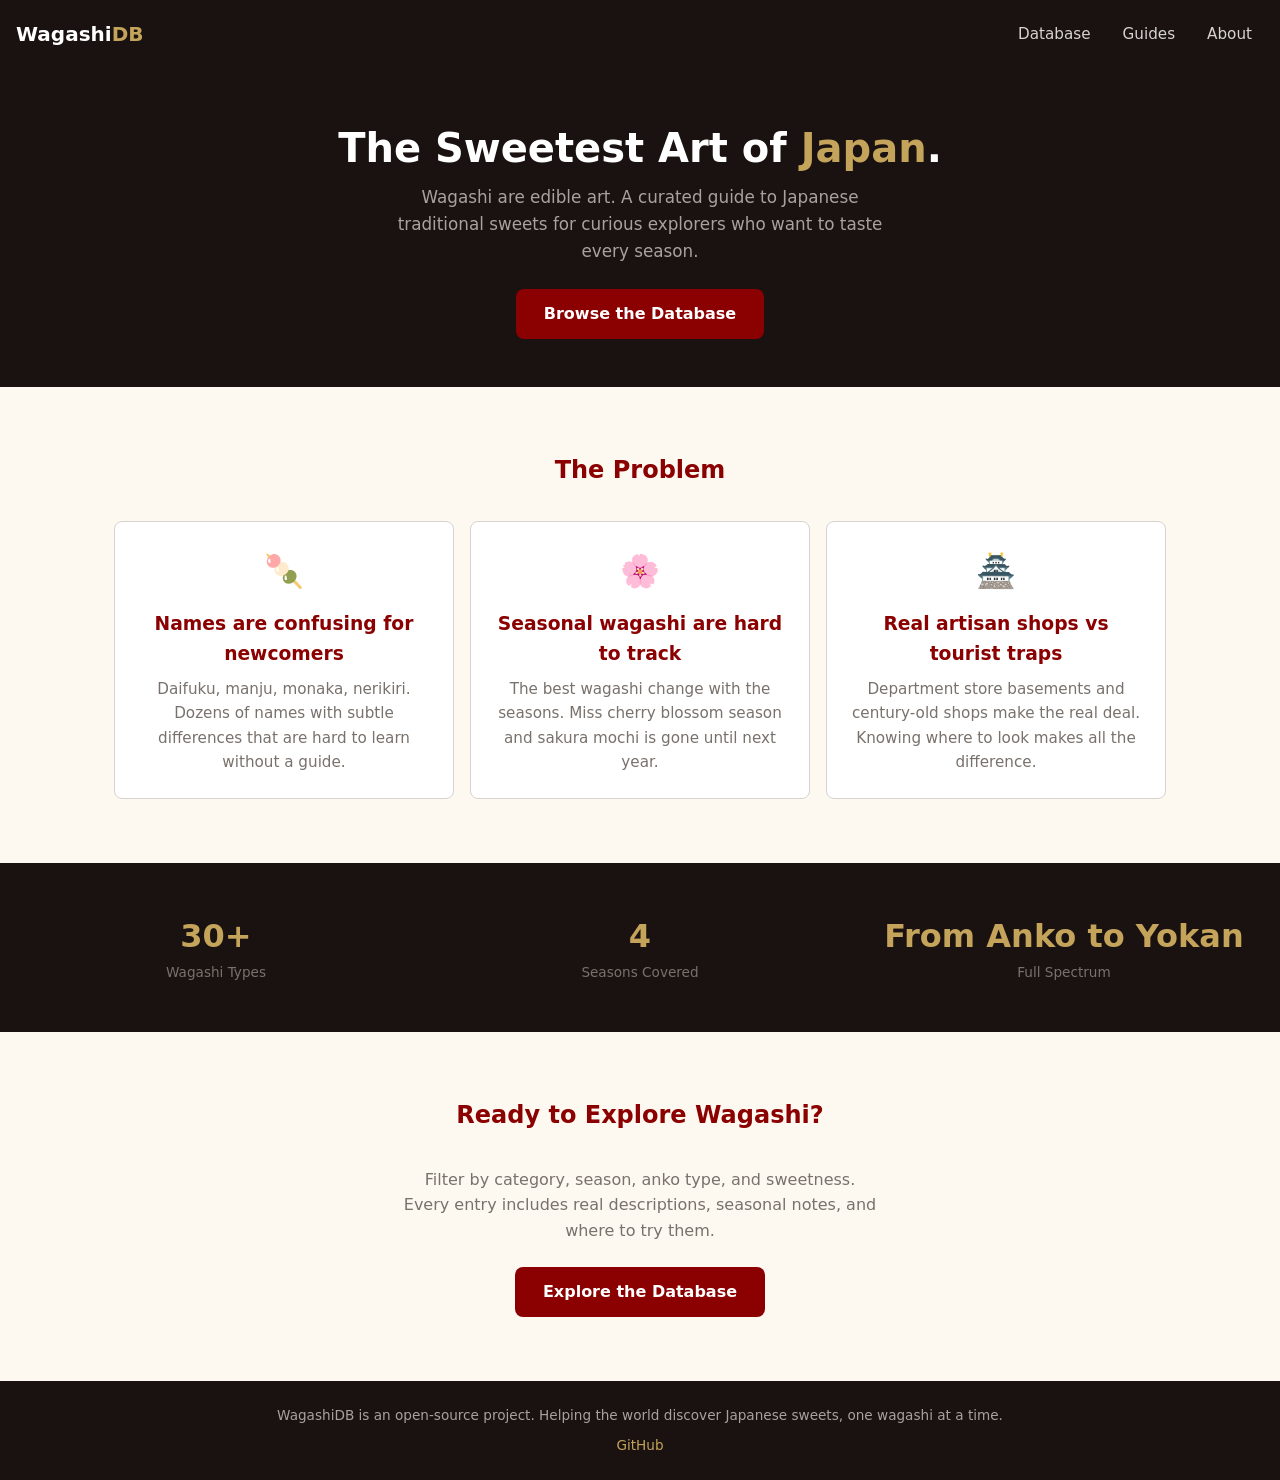
<file: index.html>
<!DOCTYPE html>
<html lang="en">
<head>
<meta charset="UTF-8">
<meta name="viewport" content="width=device-width,initial-scale=1">
<title>WagashiDB - The Sweetest Art of Japan</title>
<meta name="description" content="A curated database of Japanese traditional sweets (wagashi) for international audiences. Explore 30+ wagashi types by season, anko style, and category.">
<meta property="og:title" content="WagashiDB - The Sweetest Art of Japan">
<meta property="og:description" content="A curated database of Japanese traditional sweets. Explore wagashi by season, anko style, and category.">
<meta property="og:type" content="website">
<meta property="og:url" content="https://humancronadmin.github.io/wagashi-db/">
<link rel="canonical" href="https://humancronadmin.github.io/wagashi-db/">
<link rel="icon" href="favicon.svg" type="image/svg+xml">
<link rel="stylesheet" href="css/style.css">
<script async src="https://www.googletagmanager.com/gtag/js?id=G-MXKH7PSKC2"></script>
<script>window.dataLayer=window.dataLayer||[];function gtag(){dataLayer.push(arguments);}gtag("js",new Date());gtag("config","G-MXKH7PSKC2");</script>
<script type="text/javascript">(function(c,l,a,r,i,t,y){c[a]=c[a]||function(){(c[a].q=c[a].q||[]).push(arguments)};t=l.createElement(r);t.async=1;t.src="https://www.clarity.ms/tag/"+i;y=l.getElementsByTagName(r)[0];y.parentNode.insertBefore(t,y);})(window, document, "clarity", "script", "wa1jxs6bmh");</script>

<script type="application/ld+json">{"@context":"https://schema.org","@type":"WebSite","name":"WagashiDB","url":"https://humancronadmin.github.io/wagashi-db/","description":"WagashiDB - Japanese traditional sweets, wagashi types, seasonal wagashi, mochi, daifuku, yokan, namagashi","inLanguage":"en","potentialAction":{"@type":"SearchAction","target":{"@type":"EntryPoint","urlTemplate":"https://humancronadmin.github.io/wagashi-db/?q={search_term_string}"},"query-input":"required name=search_term_string"}}</script>
<script type="application/ld+json">{"@context":"https://schema.org","@type":"CollectionPage","name":"WagashiDB","url":"https://humancronadmin.github.io/wagashi-db/","description":"WagashiDB - Japanese traditional sweets, wagashi types, seasonal wagashi, mochi, daifuku, yokan, namagashi","about":{"@type":"Thing","name":"Japanese traditional sweets"},"audience":{"@type":"Audience","audienceType":"people curious about Japanese traditional confections and tea ceremony sweets"},"isAccessibleForFree":true,"inLanguage":"en"}</script>
<script type="application/ld+json">{"@context":"https://schema.org","@type":"BreadcrumbList","itemListElement":[{"@type":"ListItem","position":1,"name":"Home","item":"https://humancronadmin.github.io/wagashi-db/"}]}</script>
</head>
<body>
<nav class="nav">
  <a href="index.html" class="nav-brand">Wagashi<span>DB</span></a>
  <div class="nav-links">
    <a href="database.html">Database</a>
    <a href="#guides">Guides</a>
    <a href="#about">About</a>
  </div>
</nav>
<section class="hero">
  <h1>The Sweetest Art of <em>Japan</em>.</h1>
  <p>Wagashi are edible art. A curated guide to Japanese traditional sweets for curious explorers who want to taste every season.</p>
  <a href="database.html" class="btn btn-primary">Browse the Database</a>
</section>
<section class="section">
  <h2 class="section-title">The Problem</h2>
  <div class="problem-grid" id="problems"></div>
</section>
<section class="section" style="background:var(--dark);color:#FFF;max-width:none;padding:48px 16px">
  <div class="stats-row" id="stats"></div>
</section>
<section class="section" style="text-align:center">
  <h2 class="section-title">Ready to Explore Wagashi?</h2>
  <p style="color:var(--muted);margin-bottom:24px;max-width:480px;margin-left:auto;margin-right:auto">Filter by category, season, anko type, and sweetness. Every entry includes real descriptions, seasonal notes, and where to try them.</p>
  <a href="database.html" class="btn btn-primary">Explore the Database</a>
</section>
<footer class="footer" id="about">
  <p>WagashiDB is an open-source project. Helping the world discover Japanese sweets, one wagashi at a time.</p>
  <p style="margin-top:8px"><a href="https://github.com/humancronadmin">GitHub</a></p>
</footer>
<script>
const problems=[
  {icon:"\uD83C\uDF61",title:"Names are confusing for newcomers",desc:"Daifuku, manju, monaka, nerikiri. Dozens of names with subtle differences that are hard to learn without a guide."},
  {icon:"\uD83C\uDF38",title:"Seasonal wagashi are hard to track",desc:"The best wagashi change with the seasons. Miss cherry blossom season and sakura mochi is gone until next year."},
  {icon:"\uD83C\uDFEF",title:"Real artisan shops vs tourist traps",desc:"Department store basements and century-old shops make the real deal. Knowing where to look makes all the difference."}
];
const stats=[
  {num:"30+",label:"Wagashi Types"},
  {num:"4",label:"Seasons Covered"},
  {num:"From Anko to Yokan",label:"Full Spectrum"}
];
document.getElementById("problems").innerHTML=problems.map(p=>`<div class="problem-card"><div class="icon">${p.icon}</div><h3>${p.title}</h3><p>${p.desc}</p></div>`).join("");
document.getElementById("stats").innerHTML=stats.map(s=>`<div class="stat"><div class="num">${s.num}</div><div class="label">${s.label}</div></div>`).join("");
</script>
<script async src="https://pagead2.googlesyndication.com/pagead/js/adsbygoogle.js?client=ca-pub-6776399834647681" crossorigin="anonymous"></script>
</body>
</html>
</file>
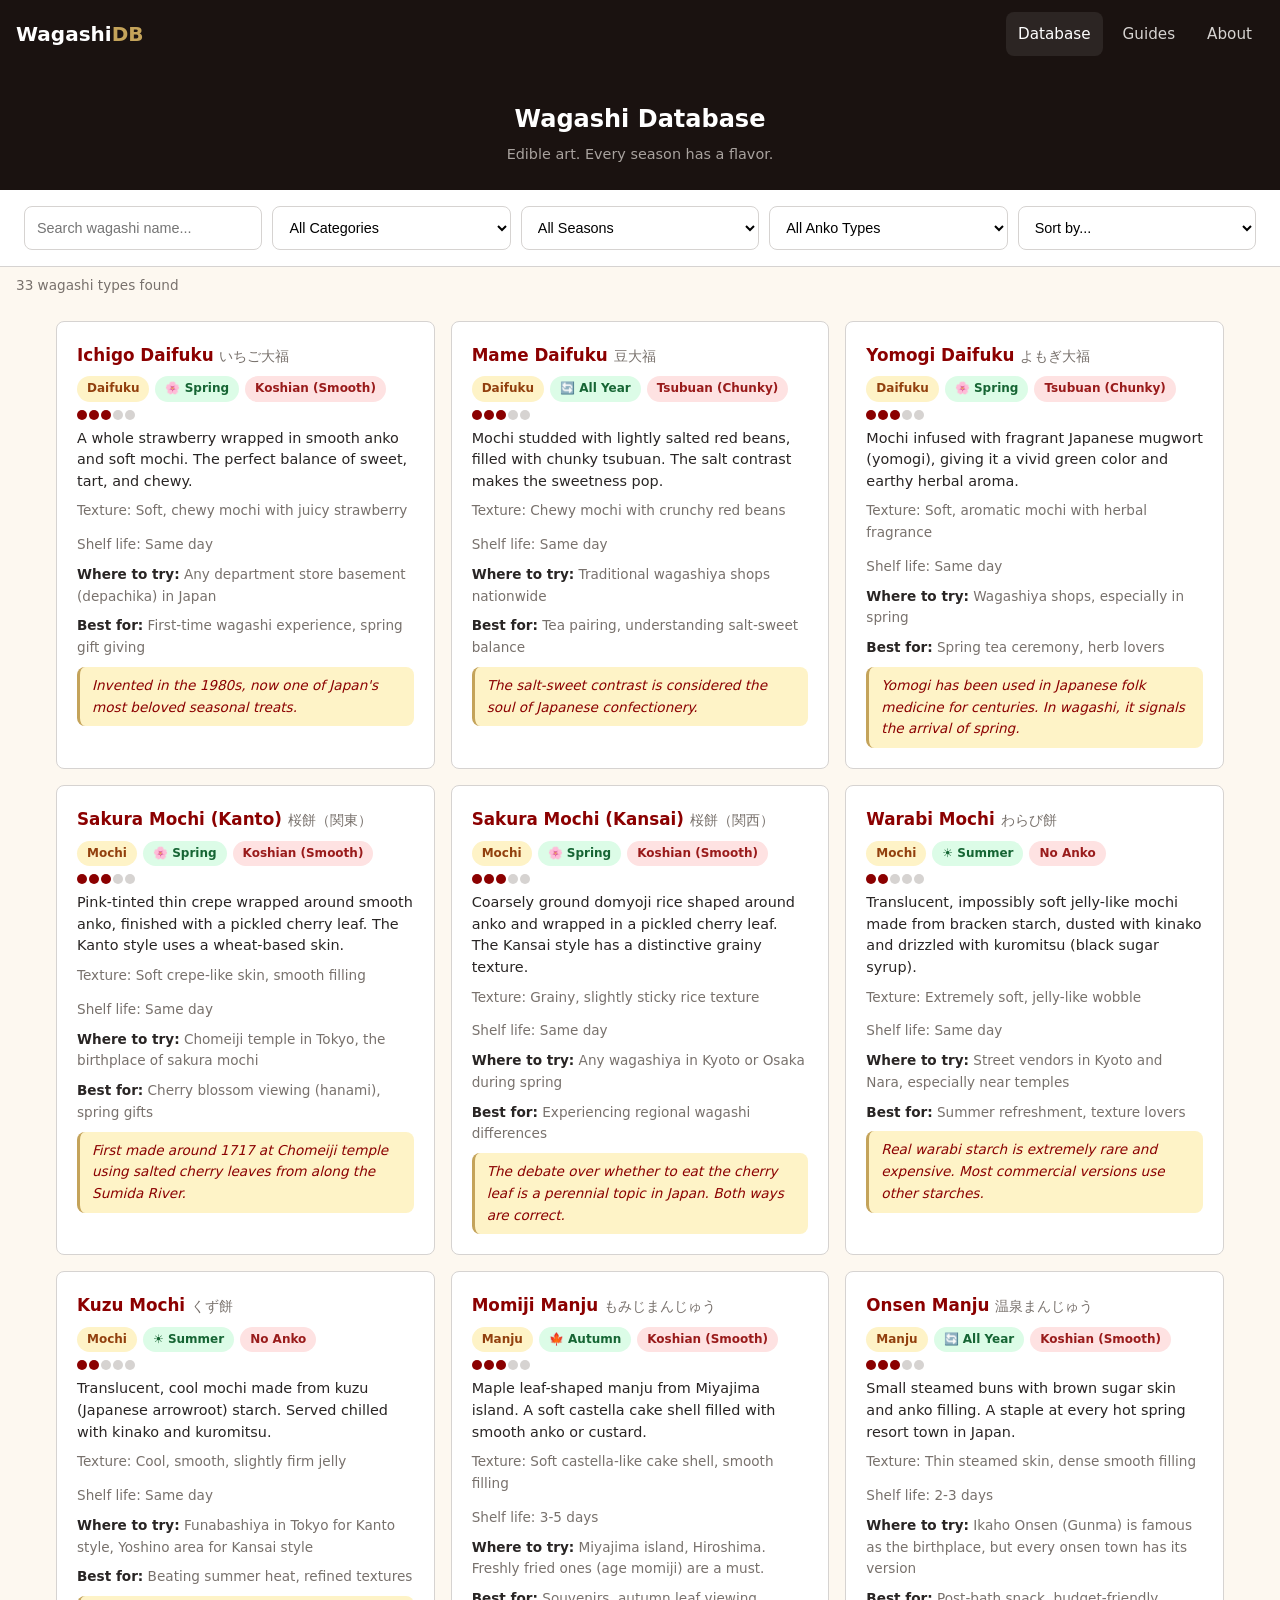
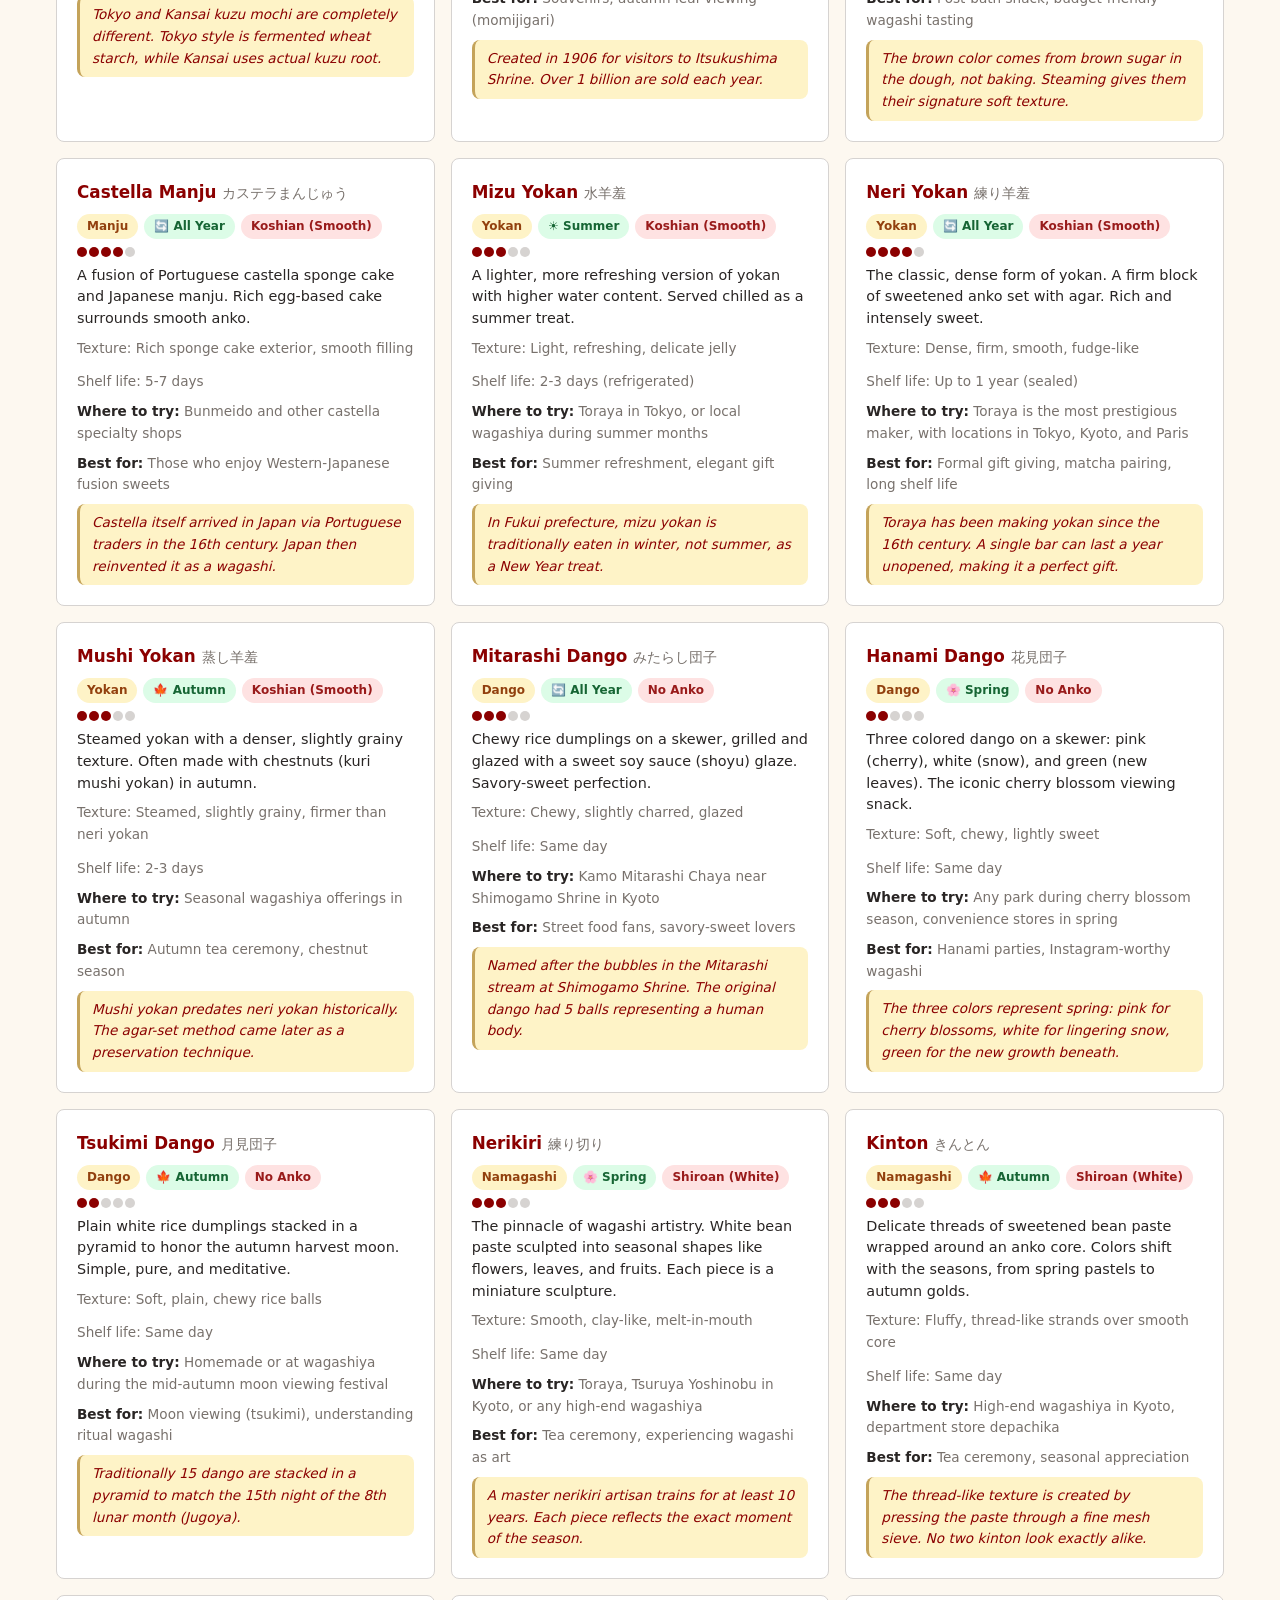
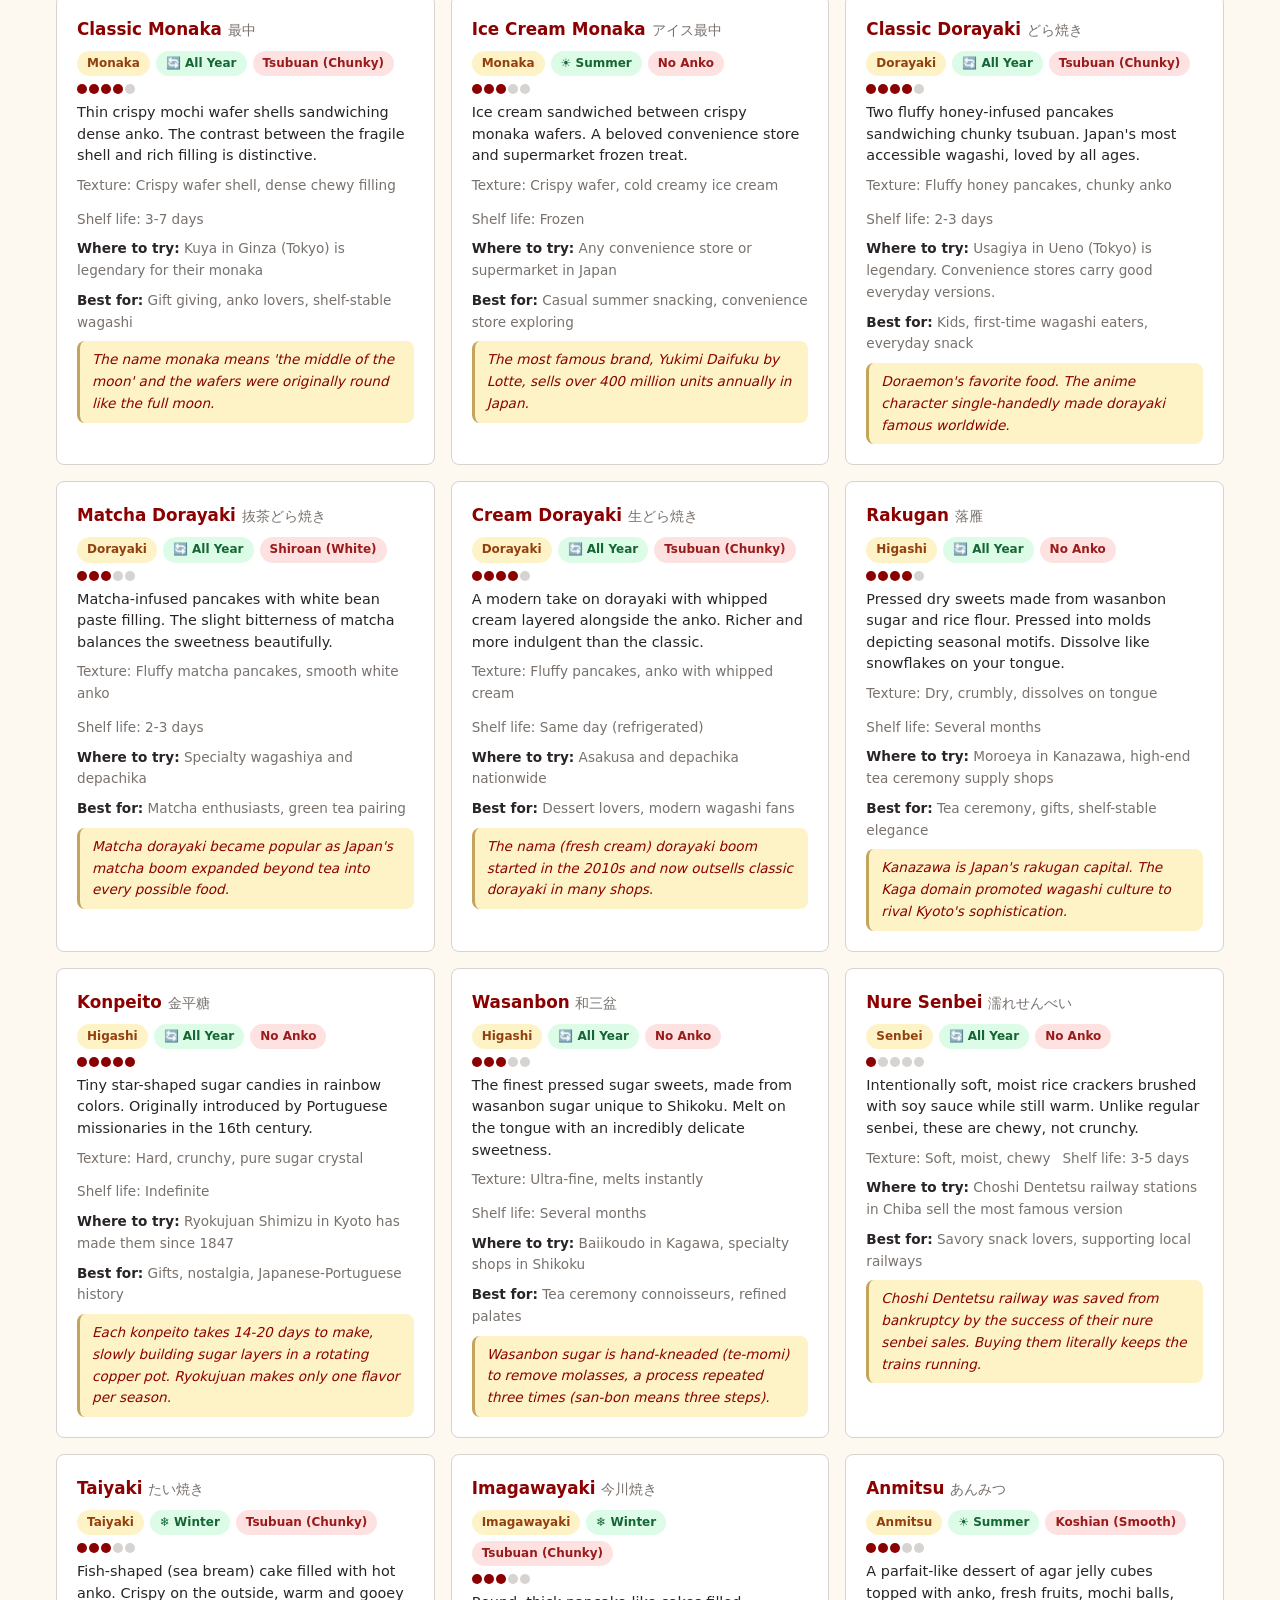
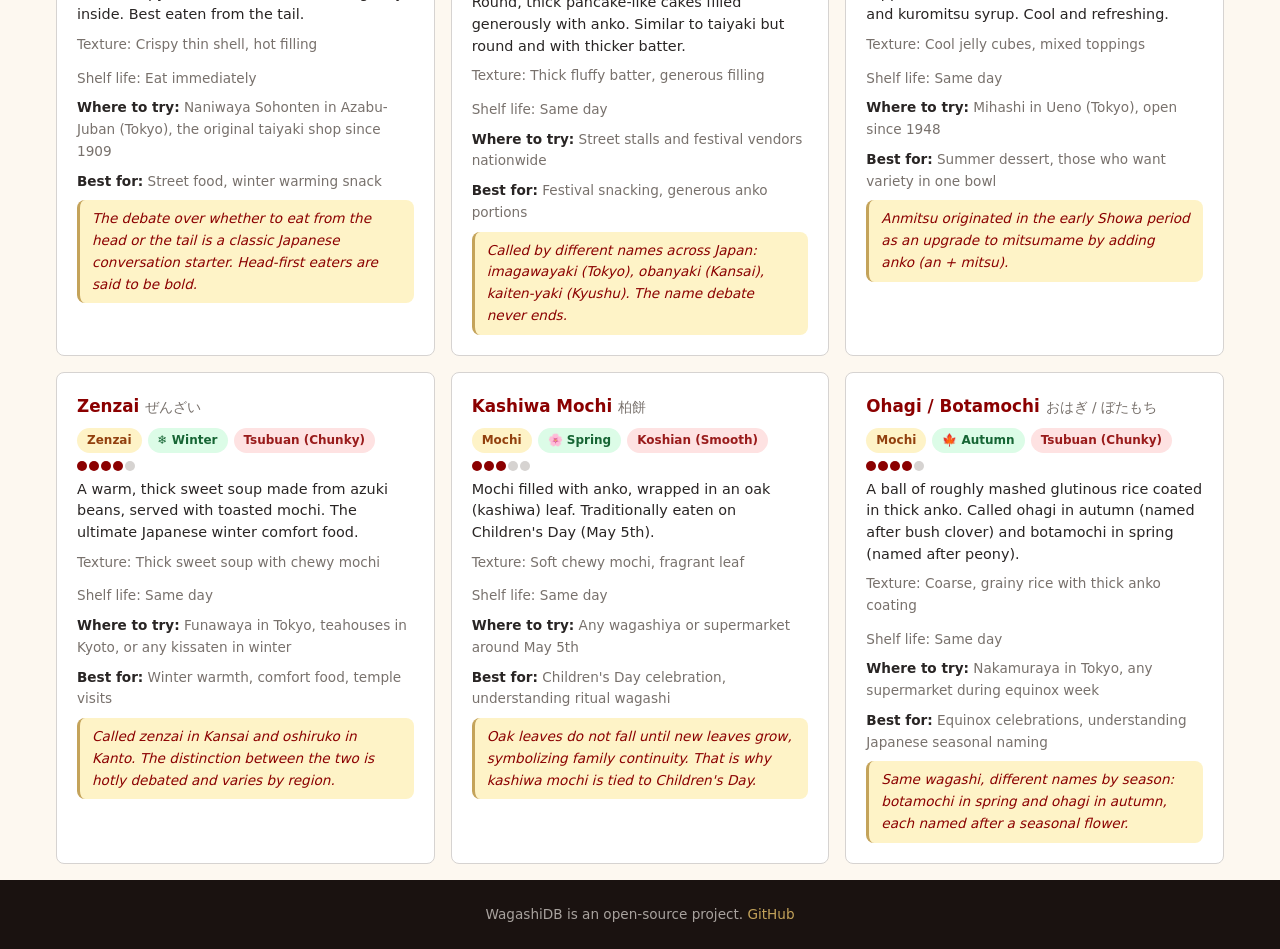
<file: database.html>
<!DOCTYPE html>
<html lang="en">
<head>
<meta charset="UTF-8">
<meta name="viewport" content="width=device-width,initial-scale=1">
<title>Database - WagashiDB</title>
<meta name="description" content="Browse and filter 30+ Japanese traditional sweets. Explore wagashi by category, season, anko type, and sweetness level.">
<meta property="og:title" content="WagashiDB - Wagashi Database">
<meta property="og:description" content="Browse and filter 30+ Japanese traditional sweets by category, season, anko type, and sweetness.">
<meta property="og:type" content="website">
<meta property="og:url" content="https://humancronadmin.github.io/wagashi-db/database.html">
<link rel="canonical" href="https://humancronadmin.github.io/wagashi-db/database.html">
<link rel="icon" href="favicon.svg" type="image/svg+xml">
<link rel="stylesheet" href="css/style.css">
<script async src="https://www.googletagmanager.com/gtag/js?id=G-MXKH7PSKC2"></script>
<script>window.dataLayer=window.dataLayer||[];function gtag(){dataLayer.push(arguments);}gtag("js",new Date());gtag("config","G-MXKH7PSKC2");</script>
<script type="text/javascript">(function(c,l,a,r,i,t,y){c[a]=c[a]||function(){(c[a].q=c[a].q||[]).push(arguments)};t=l.createElement(r);t.async=1;t.src="https://www.clarity.ms/tag/"+i;y=l.getElementsByTagName(r)[0];y.parentNode.insertBefore(t,y);})(window, document, "clarity", "script", "wa1jxs6bmh");</script>
</head>
<body>
<nav class="nav">
  <a href="index.html" class="nav-brand">Wagashi<span>DB</span></a>
  <div class="nav-links">
    <a href="database.html" class="active">Database</a>
    <a href="index.html#guides">Guides</a>
    <a href="index.html#about">About</a>
  </div>
</nav>
<div class="db-header">
  <h1>Wagashi Database</h1>
  <p>Edible art. Every season has a flavor.</p>
</div>
<div class="filters">
  <input type="search" id="search" placeholder="Search wagashi name...">
  <select id="category"><option value="">All Categories</option></select>
  <select id="season"><option value="">All Seasons</option></select>
  <select id="anko"><option value="">All Anko Types</option></select>
  <select id="sort">
    <option value="">Sort by...</option>
    <option value="name-asc">Name: A to Z</option>
    <option value="sweet-asc">Sweetness: Low to High</option>
    <option value="sweet-desc">Sweetness: High to Low</option>
  </select>
</div>
<div class="result-count" id="resultCount"></div>
<div class="product-grid" id="grid"></div>
<footer class="footer">
  <p>WagashiDB is an open-source project. <a href="https://github.com/humancronadmin">GitHub</a></p>
</footer>
<script src="js/database.js"></script>
<script async src="https://pagead2.googlesyndication.com/pagead/js/adsbygoogle.js?client=ca-pub-6776399834647681" crossorigin="anonymous"></script>
</body>
</html>
</file>
<file: css/style.css>
*,*::before,*::after{box-sizing:border-box;margin:0;padding:0}
:root{--primary:#8B0000;--accent:#C4A35A;--dark:#1A1210;--light:#FDF8F0;--card:#FFFFFF;--text:#292524;--muted:#78716C;--border:#D6D3D1;--radius:8px}
body{font-family:'Segoe UI',system-ui,-apple-system,sans-serif;color:var(--text);background:var(--light);line-height:1.6}
a{color:var(--primary);text-decoration:none}
a:hover{color:var(--accent)}
img{max-width:100%;display:block}

/* NAV */
.nav{background:var(--dark);padding:12px 16px;display:flex;align-items:center;justify-content:space-between;position:sticky;top:0;z-index:100}
.nav-brand{color:#FFF;font-size:1.25rem;font-weight:700}
.nav-brand span{color:var(--accent)}
.nav-links{display:flex;gap:8px}
.nav-links a{color:#D6D3D1;font-size:.9rem;padding:10px 12px;min-height:44px;display:flex;align-items:center;border-radius:var(--radius)}
.nav-links a:hover,.nav-links a.active{color:#FFF;background:rgba(255,255,255,.08)}

/* HERO */
.hero{background:var(--dark);color:#FFF;padding:56px 16px 48px;text-align:center}
.hero h1{font-size:2rem;margin-bottom:12px;line-height:1.2}
.hero h1 em{color:var(--accent);font-style:normal}
.hero p{color:#A8A29E;font-size:1.05rem;max-width:520px;margin:0 auto 24px}
.btn{display:inline-flex;align-items:center;justify-content:center;min-height:44px;padding:12px 28px;border-radius:var(--radius);font-weight:600;font-size:1rem;cursor:pointer;border:none;transition:background .2s}
.btn-primary{background:var(--primary);color:#FFF}
.btn-primary:hover{background:#6B0000;color:#FFF}
.btn-outline{background:transparent;border:2px solid var(--accent);color:var(--accent)}
.btn-outline:hover{background:var(--accent);color:#FFF}

/* SECTIONS */
.section{padding:48px 16px;max-width:1100px;margin:0 auto}
.section-title{font-size:1.5rem;color:var(--primary);text-align:center;margin-bottom:32px}

/* PROBLEM CARDS */
.problem-grid{display:grid;gap:16px}
.problem-card{background:var(--card);border:1px solid var(--border);border-radius:var(--radius);padding:24px;text-align:center}
.problem-card .icon{font-size:2rem;margin-bottom:12px}
.problem-card h3{color:var(--primary);margin-bottom:8px}
.problem-card p{color:var(--muted);font-size:.95rem}

/* STATS */
.stats-row{display:flex;flex-wrap:wrap;justify-content:center;gap:24px;text-align:center}
.stat{flex:1;min-width:120px}
.stat .num{font-size:2rem;font-weight:700;color:var(--accent)}
.stat .label{font-size:.85rem;color:var(--muted)}

/* FOOTER */
.footer{background:var(--dark);color:#A8A29E;padding:24px 16px;text-align:center;font-size:.85rem}
.footer a{color:var(--accent)}

/* DATABASE PAGE */
.db-header{background:var(--dark);color:#FFF;padding:32px 16px 24px;text-align:center}
.db-header h1{font-size:1.5rem;margin-bottom:4px}
.db-header p{color:#A8A29E;font-size:.9rem}

.filters{background:var(--card);border-bottom:1px solid var(--border);padding:16px;display:flex;flex-wrap:wrap;gap:10px;position:sticky;top:52px;z-index:90}
.filters select,.filters input{min-height:44px;padding:8px 12px;border:1px solid var(--border);border-radius:var(--radius);font-size:.9rem;background:#FFF;flex:1;min-width:140px}
.filters input[type="search"]{min-width:200px}
.result-count{padding:8px 16px;font-size:.85rem;color:var(--muted)}

.product-grid{display:grid;gap:16px;padding:16px;max-width:1200px;margin:0 auto}
.product-card{background:var(--card);border:1px solid var(--border);border-radius:var(--radius);padding:20px;display:flex;flex-direction:column;gap:8px}
.product-card h3{font-size:1.05rem;color:var(--primary)}
.product-card .name-ja{font-size:.85rem;color:var(--muted);font-weight:400}
.badges{display:flex;flex-wrap:wrap;gap:6px}
.badge{display:inline-block;padding:3px 10px;border-radius:20px;font-size:.75rem;font-weight:600}
.badge-cat{background:#FEF3C7;color:#92400E}
.badge-season{background:#DCFCE7;color:#166534}
.badge-anko{background:#FEE2E2;color:#991B1B}
.product-meta{display:flex;flex-wrap:wrap;gap:12px;font-size:.85rem;color:var(--muted)}
.product-meta span{display:flex;align-items:center;gap:4px}
.sweetness{display:flex;gap:2px;align-items:center;font-size:.85rem}
.sweetness .dot{width:10px;height:10px;border-radius:50%;background:var(--border)}
.sweetness .dot.active{background:var(--primary)}
.product-desc{font-size:.9rem;color:var(--text);line-height:1.5}
.product-where{font-size:.85rem;color:var(--muted)}
.product-where strong{color:var(--text)}
.product-best{font-size:.85rem;color:var(--muted)}
.product-best strong{color:var(--text)}
.fun-fact{font-size:.85rem;font-style:italic;color:var(--primary);background:#FEF3C7;padding:8px 12px;border-radius:var(--radius);border-left:3px solid var(--accent)}

/* RESPONSIVE */
@media(min-width:480px){
  .hero h1{font-size:2.5rem}
  .problem-grid{grid-template-columns:repeat(3,1fr)}
  .product-grid{grid-template-columns:repeat(2,1fr)}
  .nav-links a{font-size:.95rem}
}
@media(min-width:768px){
  .product-grid{grid-template-columns:repeat(3,1fr)}
  .section{padding:64px 24px}
  .filters{padding:16px 24px}
}
</file>
